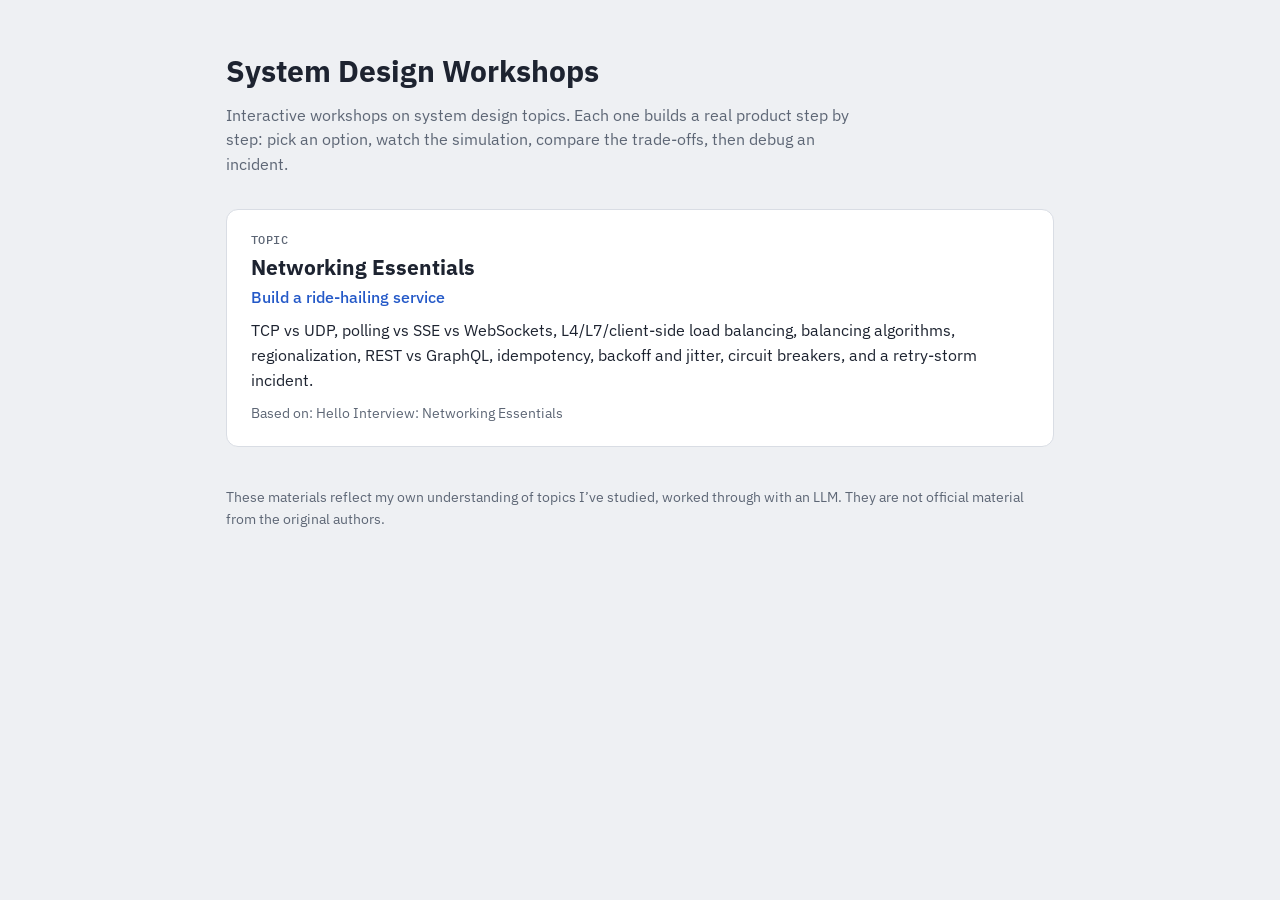
<file: index.html>
<!doctype html>
<html lang="en">
<head>
<meta charset="utf-8">
<meta name="viewport" content="width=device-width, initial-scale=1">
<title>System Design Workshops</title>
<link rel="preconnect" href="https://fonts.googleapis.com">
<link rel="preconnect" href="https://fonts.gstatic.com" crossorigin>
<link href="https://fonts.googleapis.com/css2?family=IBM+Plex+Mono:wght@400;500&family=IBM+Plex+Sans:wght@400;500;600;700&display=swap" rel="stylesheet">
<style>
:root{--bg:#eef0f3;--panel:#fff;--text:#1d2330;--muted:#5d6675;--line:#d9dde4;--blue:#2459c8;
  --sans:"IBM Plex Sans",system-ui,sans-serif;--mono:"IBM Plex Mono",ui-monospace,monospace}
@media (prefers-color-scheme:dark){:root{--bg:#14171c;--panel:#1c2027;--text:#e6e9ef;--muted:#9aa3b2;--line:#2c323c;--blue:#7aa5ff}}
*{box-sizing:border-box}
body{margin:0;background:var(--bg);color:var(--text);font:16px/1.55 var(--sans)}
main{max-width:860px;margin:0 auto;padding:48px 16px}
h1{font-size:30px;margin:0 0 8px}
.lead{color:var(--muted);margin:0 0 32px;max-width:640px}
.card{display:block;background:var(--panel);border:1px solid var(--line);border-radius:12px;padding:22px 24px;margin-bottom:14px;color:inherit;text-decoration:none;transition:border-color .15s}
.card:hover{border-color:var(--blue)}
.card .k{font:500 12px var(--mono);color:var(--muted);text-transform:uppercase;letter-spacing:.04em}
.card h2{margin:4px 0 2px;font-size:21px}
.card .p{color:var(--blue);font-weight:500;margin:0 0 8px}
.card p{margin:0}
.src{margin-top:10px;font-size:14px;color:var(--muted)}
.src a{color:var(--muted)}
footer{margin-top:40px;font-size:14px;color:var(--muted)}
</style>
</head>
<body>
<main>
  <h1>System Design Workshops</h1>
  <p class="lead">Interactive workshops on system design topics. Each one builds a real product step by step: pick an option, watch the simulation, compare the trade-offs, then debug an incident.</p>
  <div id="topics"></div>
  <noscript>Enable JavaScript to see the topics.</noscript>
  <footer>These materials reflect my own understanding of topics I’ve studied, worked through with an LLM. They are not official material from the original authors.</footer>
</main>
<script>
fetch('topics.json',{cache:'no-store'}).then(r=>r.json()).then(list=>{
  const esc=s=>String(s).replace(/[&<>"]/g,c=>({'&':'&amp;','<':'&lt;','>':'&gt;','"':'&quot;'}[c]));
  document.getElementById('topics').innerHTML=list.map(t=>`
    <a class="card" href="topics/${esc(t.slug)}/">
      <div class="k">Topic</div>
      <h2>${esc(t.title)}</h2>
      <p class="p">${esc(t.product)}</p>
      <p>${esc(t.description)}</p>
      ${t.source?`<div class="src">Based on: ${esc(t.source.title)}</div>`:''}
    </a>`).join('');
}).catch(()=>{document.getElementById('topics').textContent='Could not load topics.json. Open this site through a web server (see README).';});
</script>
</body>
</html>
</file>
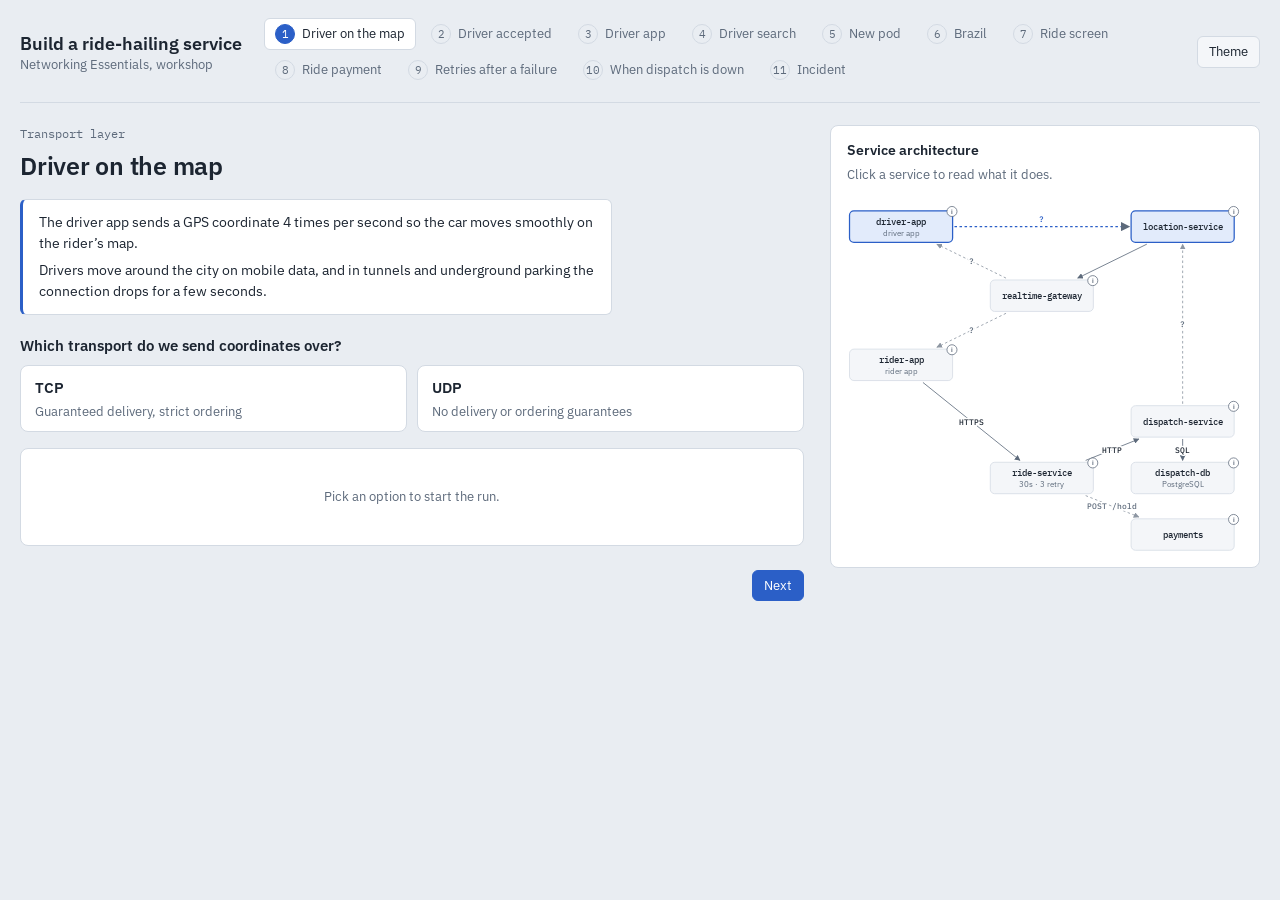
<file: topics/networking-essentials/index.html>
<!doctype html>
<html lang="en">
<head>
<meta charset="utf-8">
<meta name="viewport" content="width=device-width, initial-scale=1">
<title>Build a ride-hailing service</title>
<link rel="preconnect" href="https://fonts.googleapis.com">
<link rel="preconnect" href="https://fonts.gstatic.com" crossorigin>
<link href="https://fonts.googleapis.com/css2?family=IBM+Plex+Mono:wght@400;500;600&family=IBM+Plex+Sans:wght@400;500;600;700&display=swap" rel="stylesheet">
<link rel="stylesheet" href="../../shared/incident.css">
<link rel="stylesheet" href="../../shared/workshop.css">
</head>
<body>
<div id="buildApp" class="b-app">
  <header class="b-head">
    <div class="b-brand"><b>Build a ride-hailing service</b><span>Networking Essentials, workshop</span></div>
    <ol class="b-steps" id="bSteps" aria-label="Steps"></ol>
    <button class="btn" id="bTheme">Theme</button>
  </header>

  <div class="b-grid">
    <div class="b-col">

      <section class="b-step" data-step="1">
        <p class="b-kicker">Transport layer</p>
        <h2>Driver on the map</h2>
        <div class="b-req">
          <p>The driver app sends a GPS coordinate 4 times per second so the car moves smoothly on the rider’s map.</p>
          <p>Drivers move around the city on mobile data, and in tunnels and underground parking the connection drops for a few seconds.</p>
        </div>
        <p class="b-q">Which transport do we send coordinates over?</p>
        <div class="b-opts" id="t1Opts">
          <button class="b-opt" data-v="tcp" aria-pressed="false"><b>TCP</b><span>Guaranteed delivery, strict ordering</span></button>
          <button class="b-opt" data-v="udp" aria-pressed="false"><b>UDP</b><span>No delivery or ordering guarantees</span></button>
        </div>
        <div class="b-sim">
          <div class="b-empty" id="t1Empty">Pick an option to start the run.</div>
          <div id="t1Body" hidden>
            <div class="b-row">
              <button class="btn" id="t1Tunnel">Drive into a tunnel for 4 s</button>
            </div>
            <canvas class="b-map" id="t1Map" aria-label="Map with the car"></canvas>
            <div class="b-cap"><span><i class="ring"></i>where the car really is</span><span><i class="bdot" style="background:var(--blue)"></i>what the rider sees</span><span><i class="bdot" style="background:var(--muted);opacity:.5"></i>received coordinates</span></div>
            <div class="b-stats">
              <div class="b-stat"><span>Current lag</span><b id="t1Now">0 s</b></div>
              <div class="b-stat"><span>Map recovered after the tunnel</span><b id="t1Rec">not yet</b><small>from exit to a fresh position</small></div>
              <div class="b-stat"><span>Coordinates lost</span><b id="t1Lost">0</b></div>
            </div>
            <button class="btn" id="t1TakeBtn" style="margin-top:14px">Show takeaway</button>
            <div class="b-take" id="t1Take" hidden>
              <p>While the network is stable, TCP and UDP behave the same. The difference shows up when packets are lost in bursts.</p>
              <p>TCP delivers everything, in order. After the tunnel it spends a few more seconds catching up on old coordinates: retransmission waits with doubling pauses (1 s, 2 s, 4 s), and fresh points queue up behind them. This is head-of-line blocking.</p>
              <p>UDP shows the first fresh point right after the tunnel, and whatever was missed is simply gone. For coordinates that’s fine: nobody needs the car’s old position anymore.</p>
              <p>Takeaway: pick the transport for the type of data. A stream where only the latest point matters can go without delivery guarantees. Data you can’t lose needs a reliable transport.</p>
              <div class="b-real">
                <h4>How it’s done in practice: Uber</h4>
                <p>Uber measured that ~3.5% of packets on mobile networks are retransmitted, and the p99 TCP retransmission delay reached 28 s. They didn’t switch to “raw” UDP; instead they moved their apps to QUIC: a reliable transport on top of UDP without blocking on someone else’s loss. Tail latency dropped by 10–30%.</p>
                <a href="https://www.uber.com/blog/employing-quic-protocol/" target="_blank" rel="noopener">Uber Engineering: Employing QUIC Protocol to Optimize Uber's App Performance</a>
              </div>
            </div>
          </div>
        </div>
      </section>

      <section class="b-step" data-step="2" hidden>
        <p class="b-kicker">Application layer</p>
        <h2>Driver accepted the request</h2>
        <div class="b-req">
          <p>The rider requested a ride and is looking at the “Finding a driver” screen. As soon as a driver accepts, the screen must update by itself, then show “driver on the way” and “driver has arrived”.</p>
          <p>Up to 100,000 riders are waiting for updates at the same time.</p>
        </div>
        <p class="b-q">How does the rider’s phone learn about the new status?</p>
        <div class="b-opts" id="t2Opts">
          <button class="b-opt" data-v="poll" aria-pressed="false"><b>Polling</b><span>The phone asks every N seconds</span></button>
          <button class="b-opt" data-v="sse" aria-pressed="false"><b>SSE</b><span>The server pushes over an open connection</span></button>
          <button class="b-opt" data-v="ws" aria-pressed="false"><b>WebSockets</b><span>An open channel in both directions</span></button>
        </div>
        <div class="b-sim">
          <div class="b-empty" id="t2Empty">Pick an option to start the run.</div>
          <div id="t2Body" hidden>
            <div class="b-row" id="t2IntBox">
              <div class="b-ctl"><span class="b-lbl">Ask every</span>
                <span class="b-seg" id="t2Int"><button data-v="1">1 s</button><button data-v="3" aria-pressed="true">3 s</button><button data-v="10">10 s</button></span></div>
            </div>
            <canvas class="b-flow" id="t2Flow" aria-label="Exchange between the phone and the server"></canvas>
            <p class="small" style="margin:6px 0 0">Time is sped up: the status changes every few seconds.</p>
            <div class="b-stats" id="t2Stats"></div>
            <p class="b-q" style="margin-top:18px">Comparison for 100,000 riders</p>
            <div class="scroll"><table class="b-cmp" id="t2Cmp"></table></div>
            <button class="btn" id="t2TakeBtn" style="margin-top:14px">Show takeaway</button>
            <div class="b-take" id="t2Take" hidden>
              <p><b>Polling</b> is the simplest and holds no connections, but pays for it in load and traffic: almost every request returns “no change”, and the rider sees the change up to one interval late. Asking more often means even more load.</p>
              <p><b>SSE</b> sends data only when something changes, so there are no API requests and hundreds of times less traffic. The cost: the server holds 100,000 open connections. But it’s plain HTTP, and the browser reconnects on its own.</p>
              <p><b>WebSockets</b> give the same result as SSE here but take more work: a separate protocol, load balancer support, your own heartbeat and reconnects. The second direction of the channel isn’t needed for status, so it’s extra complexity.</p>
              <div class="b-real">
                <h4>How it’s done in practice: Uber and Shopify</h4>
                <p><b>Uber.</b> At one point ~80% of requests to their API gateway were polling. They moved to push over SSE and grew to 1.5M concurrent connections.</p>
                <a href="https://www.uber.com/blog/real-time-push-platform/" target="_blank" rel="noopener">Uber Engineering: Uber's Real-Time Push Platform</a>
                <p><b>Shopify.</b> Replaced polling (data showed up after 10 s at best) with SSE, and data started arriving in milliseconds.</p>
                <a href="https://shopify.engineering/server-sent-events-data-streaming" target="_blank" rel="noopener">Shopify Engineering: Using Server Sent Events to Simplify Real-time Streaming at Scale</a>
              </div>
            </div>
          </div>
        </div>
      </section>

      <section class="b-step" data-step="3" hidden>
        <p class="b-kicker">Application layer</p>
        <h2>Driver app</h2>
        <div class="b-req">
          <p>The driver app talks to the server constantly in both directions. The driver sends a position every 4 seconds. The server sends the driver new ride requests that must be accepted within 15 seconds, plus cancellations and route changes.</p>
          <p>30,000 drivers are online. The server also needs to know which of them are connected right now, so it doesn’t offer a request to someone who closed the app.</p>
        </div>
        <p class="b-q">How do we connect the driver app to the server?</p>
        <div class="b-opts" id="t3Opts">
          <button class="b-opt" data-v="pollpost" aria-pressed="false"><b>Polling + POST</b><span>Position via requests, poll for ride requests every 5 s</span></button>
          <button class="b-opt" data-v="ssepost" aria-pressed="false"><b>SSE + POST</b><span>Ride requests over SSE, position as separate requests</span></button>
          <button class="b-opt" data-v="ws" aria-pressed="false"><b>WebSocket</b><span>Everything in one two-way channel</span></button>
        </div>
        <div class="b-sim">
          <div class="b-empty" id="t3Empty">Pick an option to start the run.</div>
          <div id="t3Body" hidden>
            <canvas class="b-flow" id="t3Flow" aria-label="Exchange between the driver app and the server"></canvas>
            <p class="small" style="margin:6px 0 0">Time is sped up.</p>
            <div class="b-stats" id="t3Stats"></div>
            <p class="b-q" style="margin-top:18px">Comparison for 30,000 drivers</p>
            <div class="scroll"><table class="b-cmp" id="t3Cmp"></table></div>
            <button class="btn" id="t3TakeBtn" style="margin-top:14px">Show takeaway</button>
            <div class="b-take" id="t3Take" hidden>
              <p>This is the textbook case for WebSocket: the exchange is <b>frequent</b>, <b>constant</b> and <b>two-way</b>.</p>
              <p><b>Polling + POST</b> is the simplest but makes the most requests, and a ride request waits for the next poll, so some offers expire.</p>
              <p><b>SSE + POST</b> delivers ride requests right away, but every driver position is still a separate HTTP request with headers and auth: thousands of requests per second.</p>
              <p><b>WebSocket</b> carries both streams over one connection, and thanks to heartbeat the server sees within seconds that a driver is gone. The cost: a separate protocol, load balancer support and your own reconnects.</p>
              <p>But if the client sends rarely (the ride status in the previous step), WebSocket adds nothing, and SSE is simpler.</p>
              <div class="b-real">
                <h4>How it’s done in practice: LinkedIn, Slack and Uber</h4>
                <p><b>LinkedIn</b> built its messenger on SSE because it passes through any network as plain HTTP.</p>
                <a href="https://engineering.linkedin.com/blog/2016/10/instant-messaging-at-linkedin--scaling-to-hundreds-of-thousands-" target="_blank" rel="noopener">LinkedIn Engineering: Instant Messaging at LinkedIn</a>
                <p><b>Slack</b> sends the messages themselves through a regular API, and “typing…” over WebSocket.</p>
                <a href="https://slack.engineering/real-time-messaging/" target="_blank" rel="noopener">Slack Engineering: Real-time Messaging</a>
                <p><b>Uber</b> hit the one-way limit of SSE: delivery acks had to be sent separately every 30 s, which was critical for driver offers. So they built the next generation of push on a bidirectional gRPC stream.</p>
                <a href="https://www.uber.com/blog/ubers-next-gen-push-platform-on-grpc/" target="_blank" rel="noopener">Uber Engineering: Uber's Next Gen Push Platform on gRPC</a>
              </div>
            </div>
          </div>
        </div>
      </section>

      <section class="b-step" data-step="4" hidden>
        <p class="b-kicker">Load balancing</p>
        <h2>Finding nearby drivers</h2>
        <div class="b-req">
          <p>For every ride request, dispatch-service asks location-service which drivers are nearby. The services talk over gRPC: HTTP/2, where many requests fly inside one long-lived TCP connection.</p>
          <p>dispatch-service has 3 pods, location-service has 4. Each dispatch pod generates load that takes ~80% of one location pod.</p>
        </div>
        <p class="b-q">How do we spread requests across location-service pods?</p>
        <div class="b-opts" id="t5Opts">
          <button class="b-opt" data-v="l4" aria-pressed="false"><b>L4</b><span>Plain Kubernetes Service</span></button>
          <button class="b-opt" data-v="l7" aria-pressed="false"><b>L7 proxy</b><span>A proxy that parses HTTP/2, e.g. Envoy</span></button>
          <button class="b-opt" data-v="client" aria-pressed="false"><b>Client-side</b><span>dispatch knows all pods and picks itself</span></button>
        </div>
        <div class="b-sim">
          <div class="b-empty" id="t5Empty">Pick an option to start the run.</div>
          <div id="t5Body" hidden>
            <canvas class="b-lb" id="t5Flow" aria-label="Request distribution across pods"></canvas>
            <div class="b-stats" id="t5Stats"></div>
            <p class="b-q" style="margin-top:18px">Comparison</p>
            <div class="scroll"><table class="b-cmp" id="t5Cmp"></table></div>
            <button class="btn" id="t5TakeBtn" style="margin-top:14px">Show takeaway</button>
            <div class="b-take" id="t5Take" hidden>
              <p><b>L4</b> balances connections, not requests. gRPC holds one long connection, so all traffic from a dispatch pod lands on one location pod. Some are overloaded, some sit idle, and new pods after scaling get nothing until connections are reopened.</p>
              <p><b>L7 proxy</b> balances each request separately and sees new pods right away. The cost: one more hop and one more component to keep alive.</p>
              <p><b>Client-side</b> balances each request without an extra hop, and the article directly recommends it for internal microservices: it’s built into gRPC. The cost: the client has to learn about new pods, and that happens with a delay.</p>
              <p>And the other way around: for WebSocket connections from phones, L4 is a good fit, because one connection is one session.</p>
              <div class="b-real">
                <h4>How it’s done in practice: Kubernetes and gRPC</h4>
                <p>A classic story from the Kubernetes blog: a gRPC app with several pods, but CPU is busy on only one. Same cause: kube-proxy balances connections, and HTTP/2 keeps one connection open for a long time.</p>
                <a href="https://kubernetes.io/blog/2018/11/07/grpc-load-balancing-on-kubernetes-without-tears/" target="_blank" rel="noopener">Kubernetes Blog: gRPC Load Balancing on Kubernetes without Tears</a>
              </div>
            </div>
          </div>
        </div>
      </section>

      <section class="b-step" data-step="5" hidden>
        <p class="b-kicker">Load balancing algorithms</p>
        <h2>New gateway pod</h2>
        <div class="b-req">
          <p>realtime-gateway holds riders’ open SSE connections: 100,000 connections on 4 pods, 25,000 each. Riders come and go all the time; every minute ~2% of connections close and reopen.</p>
          <p>Morning peak: the autoscaler added a fifth pod. It’s empty. A pod holds at most 40,000 connections.</p>
          <p>40% of riders use one mobile carrier that routes thousands of phones through a few shared IP addresses (carrier-grade NAT).</p>
        </div>
        <p class="b-q">How does the load balancer pick a pod for a new connection?</p>
        <div class="b-opts" id="tAOpts">
          <button class="b-opt" data-v="rr" aria-pressed="false"><b>Round robin</b><span>Each pod in turn</span></button>
          <button class="b-opt" data-v="lc" aria-pressed="false"><b>Least connections</b><span>To the pod with the fewest connections</span></button>
          <button class="b-opt" data-v="iph" aria-pressed="false"><b>IP hash</b><span>The client’s IP address decides the pod</span></button>
        </div>
        <div class="b-sim">
          <div class="b-empty" id="tAEmpty">Pick an option to start the run.</div>
          <div id="tABody" hidden>
            <p class="small" style="margin:0 0 10px" id="tAClock"></p>
            <p class="b-scale" id="tAFlow" style="margin:0 0 10px"></p>
            <div class="b-pods" id="tAPods"></div>
            <div class="b-stats" id="tAStats"></div>
            <p class="b-scale" id="tANote"></p>
            <p class="b-q" style="margin-top:18px">Comparison</p>
            <div class="scroll"><table class="b-cmp" id="tACmp"></table></div>
            <button class="btn" id="tATakeBtn" style="margin-top:14px">Show takeaway</button>
            <div class="b-take" id="tATake" hidden>
              <p><b>Round robin</b> counts only new connections and ignores how many a pod already holds. For short requests that doesn’t matter, but with long-lived connections the new pod stays underloaded for hours.</p>
              <p><b>Least connections</b> looks at current load and sends new connections to the least busy pod. For long sessions this is the best choice.</p>
              <p><b>IP hash</b> pins a client to a pod by IP address, which gives sticky sessions without cookies. But thousands of phones can hide behind one IP address, and when switching from Wi-Fi to mobile data the IP changes and the pinning is lost.</p>
              <div class="b-real">
                <h4>What load balancer builders say: HAProxy</h4>
                <p>The HAProxy docs recommend leastconn exactly where sessions are very long, and say outright that it fits short HTTP requests poorly. And the HAProxy blog warns that many clients can hide behind one IP address, a client can change IP mid-session, and adding or losing a server with IP hash reshuffles all clients to other servers.</p>
                <a href="https://docs.haproxy.org/2.8/configuration.html#4.2-balance" target="_blank" rel="noopener">HAProxy Configuration Manual: balance</a>
                <a href="https://www.haproxy.com/blog/client-ip-persistence-or-source-ip-hash-load-balancing" target="_blank" rel="noopener">HAProxy Blog: Client IP persistence or source IP hash load balancing?</a>
              </div>
            </div>
          </div>
        </div>
      </section>

      <section class="b-step" data-step="6" hidden>
        <p class="b-kicker">Regionalization and latency</p>
        <h2>Launch in Brazil</h2>
        <div class="b-req">
          <p>Until now we ran in Europe, and all servers are in Frankfurt. Now we’re launching in São Paulo: that’s ~9,800 km away.</p>
          <p>Light in fiber travels at ~200,000 km/s, so physics alone gives ~100 ms round trip. Real routes give ~190 ms.</p>
        </div>
        <p class="b-q">How do we serve riders in Brazil?</p>
        <div class="b-opts" id="t6Opts">
          <button class="b-opt" data-v="one" aria-pressed="false"><b>Everything in Frankfurt</b><span>One region for everyone</span></button>
          <button class="b-opt" data-v="cdn" aria-pressed="false"><b>Frankfurt + CDN</b><span>Nearby edge servers serve static content</span></button>
          <button class="b-opt" data-v="region" aria-pressed="false"><b>Region in São Paulo</b><span>Own services and own DB for Brazil</span></button>
        </div>
        <div class="b-sim">
          <div class="b-empty" id="t6Empty">Pick an option to see a São Paulo rider’s latency.</div>
          <div id="t6Body" hidden>
            <div class="b-bars" id="t6Bars"></div>
            <div class="b-cap" id="t6Legend"></div>
            <button class="btn" id="t6TakeBtn" style="margin-top:14px">Show takeaway</button>
            <div class="b-take" id="t6Take" hidden>
              <p>Distance latency can’t be removed by optimizing code, physics sets it. You can only move the data closer to the user.</p>
              <p><b>CDN</b> speeds up only what can be cached: map tiles, fares, images. The ride request still flies to Frankfurt.</p>
              <p><b>Regional partitioning</b> works because rides are local by nature: a rider in São Paulo never needs a driver from Berlin. Services and DBs live close to the user. The cost: global tasks, like a report across all countries, get harder and go through async replication between regions.</p>
              <div class="b-real">
                <h4>How it’s done in practice: Uber and Slack</h4>
                <p>The article we read uses Uber as its example of regional partitioning: cities are grouped into regions with their own DB and services nearby. Slack connects the client to the nearest edge region, and when a region fails it moves users to a neighboring one.</p>
                <a href="https://slack.engineering/real-time-messaging/" target="_blank" rel="noopener">Slack Engineering: Real-time Messaging</a>
              </div>
            </div>
          </div>
        </div>
      </section>

      <section class="b-step" data-step="7" hidden>
        <p class="b-kicker">REST vs GraphQL</p>
        <h2>Ride screen</h2>
        <div class="b-req">
          <p>During the ride the rider sees one screen: status, driver (name, rating), car (model, plate), arrival time and price. The data lives in different services: rides, drivers, cars, ETA.</p>
          <p id="t8Rtt"></p>
        </div>
        <p class="b-q">How does the mobile app get the data for the screen?</p>
        <div class="b-opts" id="t8Opts">
          <button class="b-opt" data-v="rest" aria-pressed="false"><b>REST</b><span>A separate resource per entity</span></button>
          <button class="b-opt" data-v="bff" aria-pressed="false"><b>Screen-specific REST (BFF)</b><span>The backend builds a dedicated endpoint for this screen</span></button>
          <button class="b-opt" data-v="gql" aria-pressed="false"><b>GraphQL</b><span>The client describes which fields it needs</span></button>
        </div>
        <div class="b-sim">
          <div class="b-empty" id="t8Empty">Pick an option to see how the screen loads.</div>
          <div id="t8Body" hidden>
            <div class="b-wf" id="t8Wf"></div>
            <div class="b-stats" id="t8Stats"></div>

            <p class="b-q" style="margin-top:18px">Comparison</p>
            <div class="scroll"><table class="b-cmp" id="t8Cmp"></table></div>
            <button class="btn" id="t8TakeBtn" style="margin-top:14px">Show takeaway</button>
            <div class="b-take" id="t8Take" hidden>
              <p><b>REST</b> is simple and caches well by URL, but a screen built from several resources needs several sequential requests. On a distant network each one costs a full RTT. On top of that, each resource returns all its fields, while the screen needs only a few.</p>
              <p><b>Screen-specific REST</b> (also called BFF, backend for frontend) gives one request, but the backend writes and maintains an endpoint for every screen and every change to it.</p>
              <p><b>GraphQL</b> gives one request with exactly the needed fields, and the frontend changes the screen without the backend. The cost: CDN caching is harder, and the server gets new problems, like N+1 queries in resolvers and query complexity limits.</p>
              <p>The article recommends REST by default, and GraphQL when the frontend needs flexibility and per-screen requests become a burden.</p>
              <div class="b-real">
                <h4>How it’s done in practice: GitHub</h4>
                <p>Facebook created GraphQL. In 2016 GitHub announced its public API on it, because REST accounted for over 60% of requests to their DB, and one full representation often took 2–3 calls.</p>
                <a href="https://github.blog/2016-09-14-the-github-graphql-api/" target="_blank" rel="noopener">GitHub Blog: The GitHub GraphQL API</a>
              </div>
            </div>
          </div>
        </div>
      </section>

      <section class="b-step" data-step="8" hidden>
        <p class="b-kicker">Retries and idempotency</p>
        <h2>Ride payment</h2>
        <div class="b-req">
          <p>When the rider taps “Request ride”, ride-service asks payments to hold the ride cost on the card: <code>POST /payments/hold</code>, 250 UAH. After the ride, this money is charged.</p>
          <p>The mobile network is unstable. Sometimes payments manages to hold the money, but the response is lost on the way, and ride-service doesn’t know whether it went through.</p>
        </div>
        <p class="b-q">What does ride-service do if no response comes back?</p>
        <div class="b-opts" id="t9Opts">
          <button class="b-opt" data-v="noretry" aria-pressed="false"><b>Don’t retry</b><span>Show the rider an error</span></button>
          <button class="b-opt" data-v="retry" aria-pressed="false"><b>Retry the request</b><span>The same POST again</span></button>
          <button class="b-opt" data-v="idem" aria-pressed="false"><b>Retry with a key</b><span>POST with Idempotency-Key</span></button>
        </div>
        <div class="b-sim">
          <div class="b-empty" id="t9Empty">Pick an option to start the run.</div>
          <div id="t9Body" hidden>
            <canvas class="b-flow" id="t9Flow" aria-label="Exchange between ride-service and payments"></canvas>
            <div class="b-stats" id="t9Stats"></div>
            <p class="b-q" style="margin-top:18px">Comparison</p>
            <div class="scroll"><table class="b-cmp" id="t9Cmp"></table></div>
            <button class="btn" id="t9TakeBtn" style="margin-top:14px">Show takeaway</button>
            <div class="b-take" id="t9Take" hidden>
              <p>When the response is lost, the client doesn’t know whether the request ran. It may not have arrived, may have failed midway, or may have succeeded.</p>
              <p><b>Don’t retry</b> is safe for money, but the rider sees an error even though the funds are already held, and requests again on their own.</p>
              <p><b>Retry the request</b> is fine for reads (GET) and for operations that give the same result when repeated. For holding money it means a double hold.</p>
              <p><b>Retry with a key</b>: the client generates a unique key for the operation and sends it with every attempt. The server stores the result of the first execution and returns it on a retry with the same key, doing nothing a second time. Retries become safe.</p>
              <div class="b-real">
                <h4>How it’s done in practice: Stripe</h4>
                <p>Stripe describes the same three cases: the request didn’t arrive, failed midway, or succeeded but the response was lost. For POST requests the client sends an Idempotency-Key header, and on a retry the server returns the stored result of the first attempt. Along with this, Stripe recommends exponential backoff and jitter so retries don’t finish off the server, and that’s exactly what we’ll see in the incident.</p>
                <a href="https://stripe.com/blog/idempotency" target="_blank" rel="noopener">Stripe Blog: Designing robust and predictable APIs with idempotency</a>
              </div>
            </div>
          </div>
        </div>
      </section>

      <section class="b-step" data-step="9" hidden>
        <p class="b-kicker">Retries: backoff and jitter</p>
        <h2>Retries after a failure</h2>
        <div class="b-req">
          <p>During a deploy, dispatch-service stopped responding for 5 seconds. In that time 3,000 ride requests failed with an error, and ride-service retries them.</p>
          <p>On top of normal traffic, dispatch can handle 1,000 extra requests per second. If more arrive, it gets overloaded and handles even fewer.</p>
        </div>
        <p class="b-q">When does ride-service retry a request?</p>
        <div class="b-opts" id="tBOpts">
          <button class="b-opt" data-v="fixed" aria-pressed="false"><b>Every second</b><span>Fixed 1 s pause</span></button>
          <button class="b-opt" data-v="exp" aria-pressed="false"><b>Exponential backoff</b><span>Pause grows: 1, 2, 4, 8 s, then 8 s each</span></button>
          <button class="b-opt" data-v="jit" aria-pressed="false"><b>Backoff + jitter</b><span>Random pause from 0 up to 2, 4, 8 s, then up to 8 s</span></button>
        </div>
        <div class="b-sim">
          <div class="b-empty" id="tBEmpty">Pick an option to see how retries arrive.</div>
          <div id="tBBody" hidden>
            <canvas class="b-chart" id="tBChart" aria-label="Retry requests to dispatch per second"></canvas>
            <div class="b-cap"><span><i style="background:var(--blue)"></i>retry requests to dispatch per second</span><span><i style="background:var(--green)"></i>dispatch handles 1 000/s</span></div>
            <div class="b-stats" id="tBStats"></div>
            <p class="b-q" style="margin-top:18px">Comparison</p>
            <div class="scroll"><table class="b-cmp" id="tBCmp"></table></div>
            <button class="btn" id="tBTakeBtn" style="margin-top:14px">Show takeaway</button>
            <div class="b-take" id="tBTake" hidden>
              <p><b>Fixed pause</b> sends all retries at once, in waves. Each wave overloads dispatch, most requests fail again and come back in the next wave.</p>
              <p><b>Exponential backoff</b> cuts the number of attempts but doesn’t remove the waves: everyone who failed together retries together, just less often. Each wave still overloads dispatch, and the gaps between waves grow, so recovery is the slowest.</p>
              <p><b>Backoff + jitter</b> adds randomness, and retries spread out over time. For the first ~2 seconds dispatch is still overloaded, but briefly and mildly, and the overload fades fast. Recovery is the fastest, with the fewest wasted requests.</p>
              <p>Why 9 s and not ~5, if there are 5.3k requests and dispatch handles 1 000/s? An overloaded dispatch handles less than its normal rate, so in the first seconds some requests fail. Those that failed wait a random pause, so in the tail dispatch sits idle part of the time.</p>
              <div class="b-real">
                <h4>How it’s done in practice: Amazon</h4>
                <p>Amazon calls retries “selfish”: a client uses more server resources to raise its own chances. Plain backoff doesn’t help, because everyone who failed together also retries together, so jitter is added on top. Also, retry at only one layer: five layers with three retries each can multiply load on the database by 243.</p>
                <a href="https://aws.amazon.com/builders-library/timeouts-retries-and-backoff-with-jitter/" target="_blank" rel="noopener">AWS Builders' Library: Timeouts, retries and backoff with jitter</a>
              </div>
            </div>
          </div>
        </div>
      </section>

      <section class="b-step" data-step="10" hidden>
        <p class="b-kicker">Circuit breaker</p>
        <h2>When dispatch is down</h2>
        <div class="b-req">
          <p>dispatch-service is fully down for 30 seconds: from second 10 to second 40. During that time ride-service gets 800 ride requests per second, and each call to dispatch hangs until the 2-second timeout, then fails.</p>
          <p>After going down, dispatch needs ~5 seconds to warm up. If all traffic hits it at once, warm-up takes longer.</p>
        </div>
        <p class="b-q">What does ride-service do when dispatch stops responding en masse?</p>
        <div class="b-opts" id="tCOpts">
          <button class="b-opt" data-v="none" aria-pressed="false"><b>Nothing</b><span>Every request goes to dispatch and waits for the timeout</span></button>
          <button class="b-opt" data-v="cb" aria-pressed="false"><b>Circuit breaker</b><span>After a series of errors, stop calling dispatch</span></button>
          <button class="b-opt" data-v="cbq" aria-pressed="false"><b>Circuit breaker + fallback</b><span>The request is queued, the rider sees “Finding a driver”</span></button>
        </div>
        <div class="b-sim">
          <div class="b-empty" id="tCEmpty">Pick an option to see ninety seconds with an outage.</div>
          <div id="tCBody" hidden>
            <canvas class="b-chart" id="tCChart" style="height:210px" aria-label="Requests to dispatch during the outage"></canvas>
            <div class="b-cap"><span><i style="background:var(--blue)"></i>requests to dispatch per second</span><span><i style="background:var(--red);opacity:.35;height:10px"></i>dispatch is down</span><span><i style="background:var(--amber);opacity:.3;height:10px"></i>dispatch warming up</span><span id="tCQLeg" hidden><i style="background:var(--amber);height:10px"></i>requests from the queue</span><span id="tCLeg">top strip, breaker state: <b class="s-ok">CLOSED</b>, <b class="s-bad">OPEN</b>, <b class="s-warn">HALF-OPEN</b></span></div>
            <div class="b-stats" id="tCStats"></div>
            <p class="b-scale" id="tCNote"></p>
            <p class="b-q" style="margin-top:18px">Comparison</p>
            <div class="scroll"><table class="b-cmp" id="tCCmp"></table></div>
            <button class="btn" id="tCTakeBtn" style="margin-top:14px">Show takeaway</button>
            <div class="b-take" id="tCTake" hidden>
              <p><b>Without a breaker</b> ride-service keeps hammering a dead dispatch: every rider waits 2 seconds just to get an error, and hanging requests eat ride-service memory and threads. When dispatch comes back, all traffic hits it at once, and warm-up takes longer.</p>
              <p><b>Circuit breaker</b> “opens” (OPEN) after a series of errors and fails fast without calling dispatch. Every few seconds it lets probe requests through (HALF-OPEN), and when a probe succeeds it “closes” again (CLOSED) and lets all traffic through at once. While dispatch is warming up, only probe requests reach it, with no flood of retries or hanging requests. Full traffic returns once it’s ready. If you need a gradual return, you add it separately (ramp-up).</p>
              <p><b>Fallback</b> decides what the rider sees while the breaker is open. Instead of an error, the request is queued and the rider sees “Finding a driver”. When dispatch comes back, the queue drains on top of normal traffic, which creates a load spike. So the queue is capped in size and drain rate, and stale requests (the rider already left) are dropped.</p>
              <div class="b-real">
                <h4>How it’s done in practice: Martin Fowler and Amazon</h4>
                <p>Fowler describes exactly this problem: a remote call hangs until the timeout, and when there are many such calls the client runs out of resources and the failure cascades further. As a fallback he suggests, for example, queuing the request for later or showing stale but acceptable data, and logging and alerting on every breaker trip.</p>
                <a href="https://martinfowler.com/bliki/CircuitBreaker.html" target="_blank" rel="noopener">Martin Fowler: CircuitBreaker</a>
                <p>Amazon instead limits retries locally with a token bucket and writes that a circuit breaker adds modal behavior that makes testing harder and can slow down recovery. So it’s a tool with trade-offs, not a mandatory layer.</p>
                <a href="https://aws.amazon.com/builders-library/timeouts-retries-and-backoff-with-jitter/" target="_blank" rel="noopener">AWS Builders' Library: Timeouts, retries and backoff with jitter</a>
              </div>
            </div>
          </div>
        </div>
      </section>

      <div class="b-nav">
        <button class="btn" id="bPrev">Back</button>
        <button class="btn primary" id="bNext">Next</button>
      </div>
    </div>

    <div class="b-side">
      <div class="b-archcard">
        <h3>Service architecture</h3>
        <p class="b-archhint">Click a service to read what it does.</p>
        <svg id="bArch" viewBox="0 -10 630 575" aria-label="Ride-hailing services diagram"></svg>
        <div class="b-info" id="bInfo" hidden></div>
      </div>
    </div>
  </div>
</div>


<div id="incidentApp" hidden>


<header class="top">
  <span class="crumb">context <b>prod-eu-west</b> / namespace <b>rides</b></span>
  <span class="clock" id="clock">14:12:00</span>
  <div class="ctrls">
    <button class="btn" id="btnArch">Architecture</button>
    <button class="btn" id="btnPause">Pause</button>
    <button class="btn" id="btnSpeed">Speed 1×</button>
    <button class="btn" id="btnTheme" aria-label="Toggle theme">Theme</button>
    <button class="btn danger" id="btnReset">Start over</button>
  </div>
</header>

<div class="alert" id="alert" role="status">
  <span class="dot"></span>
  <span class="state" id="alState">FIRING</span>
  <div>
    <div class="name">RideServiceHighErrorRate</div>
    <div class="desc" id="alDesc">ride-service 5xx rate above 5% for 10m. Riders cannot request rides.</div>
  </div>
  <span class="val" id="alVal">0%</span>
</div>

<div class="shell">
  <nav aria-label="Resources">
    <h3>Workloads</h3>
    <button data-v="pods">Pods <span class="badge" id="bPods">0</span></button>
    <button data-v="db">dispatch-db</button>
    <h3>Observability</h3>
    <button data-v="metrics">Metrics</button>
    <button data-v="logs">Logs</button>
    <button data-v="events">Events <span class="badge" id="bEv">0</span></button>
    <h3>Configuration</h3>
    <button data-v="config">ride-service-config</button>
  </nav>
  <main id="main"></main>
  <aside>
    <h3>Incident timeline</h3>
    <ul class="tl" id="tl"></ul>
    <div>
      <button class="btn" id="btnHint">Hint</button>
      <div class="hint" id="hint" hidden style="margin-top:8px"></div>
    </div>
    <div class="card" style="margin:0">
      <h4>Now</h4>
      <div class="kv" id="now"></div>
    </div>
  </aside>
</div>

<div class="ov" id="brief">
  <div class="modal" role="dialog" aria-labelledby="bt">
    <h2 id="bt">Six months later</h2>
    <div class="pager">PagerDuty: [FIRING] RideServiceHighErrorRate, prod-eu-west/rides, since 14:02</div>
    <p>Tuesday, 14:12. Riders haven’t been able to request a ride for ten minutes. Support is flooded with tickets, drivers are idle with no requests.</p>
    <p>In front of you is the cluster console: pods, metrics, logs, events, service config and the database. Find the cause and stop the incident.</p>
    <div class="foot"><button class="btn primary" id="btnStart">Take the incident</button></div>
  </div>
</div>

<div class="ov" id="report" hidden>
  <div class="modal" role="dialog" aria-labelledby="rt">
    <h2 id="rt">Incident closed</h2>
    <p id="rSum"></p>
    <ul id="rList"></ul>
    <div class="foot">
      <button class="btn primary" id="btnClose">Keep watching</button>
      <button class="btn" id="btnAgain">Start over</button>
    </div>
  </div>
</div>


</div>
<script src="../../shared/engine.js"></script>
<script src="incident.js"></script>
<script src="workshop.js"></script>
<script src="../../shared/content.js"></script>
</body>
</html>
</file>
<file: shared/incident.css>
:root{
  --bg:#E9EDF2; --panel:#FFFFFF; --panel-2:#F4F6F9; --line:#D3DAE3; --text:#1C2531; --muted:#5D6A7B;
  --red:#C9343D; --red-bg:#FBE6E7; --amber:#A86A12; --amber-bg:#FBF0DC; --green:#1F8A57; --green-bg:#DFF3E8;
  --blue:#2B5FC7; --blue-bg:#E2EBFB; --chart-grid:#E3E8EE; --focus:#2B5FC7;
  --sans:"IBM Plex Sans",system-ui,-apple-system,"Segoe UI",Roboto,sans-serif;
  --mono:"IBM Plex Mono",ui-monospace,SFMono-Regular,Menlo,Consolas,monospace;
  box-sizing:border-box; padding-top:env(safe-area-inset-top,0px); padding-bottom:env(safe-area-inset-bottom,0px);
}
@media (prefers-color-scheme:dark){
  :root:not([data-theme="light"]){
    --bg:#151C26; --panel:#1D2633; --panel-2:#232E3D; --line:#304055; --text:#DCE4EE; --muted:#8C9AAD;
    --red:#F0626A; --red-bg:#3A1F27; --amber:#F2B64A; --amber-bg:#3A3020; --green:#4CC48B; --green-bg:#18352A;
    --blue:#82A9FF; --blue-bg:#1F2D47; --chart-grid:#26324233; --focus:#82A9FF;
  }
}
:root[data-theme="dark"]{
  --bg:#151C26; --panel:#1D2633; --panel-2:#232E3D; --line:#304055; --text:#DCE4EE; --muted:#8C9AAD;
  --red:#F0626A; --red-bg:#3A1F27; --amber:#F2B64A; --amber-bg:#3A3020; --green:#4CC48B; --green-bg:#18352A;
  --blue:#82A9FF; --blue-bg:#1F2D47; --chart-grid:#2A3647; --focus:#82A9FF;
}
*,*::before,*::after{box-sizing:inherit}
html{height:100%;scroll-padding-top:env(safe-area-inset-top,0px)}
body{margin:0;min-height:100%;background:var(--bg);color:var(--text);font:14px/1.5 var(--sans);-webkit-font-smoothing:antialiased}
button,input,select{font:inherit;color:inherit}
:focus-visible{outline:2px solid var(--focus);outline-offset:2px}
.mono{font-family:var(--mono)}

/* top bar */
.top{display:flex;align-items:center;gap:16px;padding:10px 18px;background:var(--panel);border-bottom:1px solid var(--line);flex-wrap:wrap}
.crumb{font-family:var(--mono);font-size:13px;color:var(--muted)}
.crumb b{color:var(--text);font-weight:500}
.clock{font-family:var(--mono);font-size:15px;font-weight:600;letter-spacing:.02em}
.ctrls{margin-left:auto;display:flex;gap:6px;align-items:center}
.btn{border:1px solid var(--line);background:var(--panel-2);border-radius:6px;padding:5px 11px;cursor:pointer;font-size:13px}
.btn:hover{border-color:var(--muted)}
.btn.primary{background:var(--blue);border-color:var(--blue);color:#fff}
.btn.danger{color:var(--red);border-color:color-mix(in srgb,var(--red) 50%,var(--line))}
.btn:disabled{opacity:.45;cursor:not-allowed}
.btn.on{background:var(--blue-bg);border-color:var(--blue);color:var(--blue)}

/* alert strip: the one loud element */
.alert{display:flex;align-items:center;gap:14px;padding:14px 18px;background:var(--red-bg);border-bottom:2px solid var(--red);color:var(--text);transition:background .6s,border-color .6s}
.alert .state{font-family:var(--mono);font-weight:600;font-size:13px;color:#fff;background:var(--red);padding:3px 9px;border-radius:4px}
.alert .name{font-weight:600;font-size:17px}
.alert .desc{color:var(--muted);font-size:13px}
.alert .val{margin-left:auto;font-family:var(--mono);font-size:26px;font-weight:600;color:var(--red);font-variant-numeric:tabular-nums}
.dot{width:10px;height:10px;border-radius:50%;background:var(--red);flex:none;animation:pulse 1.4s ease-in-out infinite}
@keyframes pulse{50%{opacity:.25}}
.alert.ok{background:var(--green-bg);border-color:var(--green)}
.alert.ok .state{background:var(--green)} .alert.ok .val{color:var(--green)} .alert.ok .dot{background:var(--green);animation:none}
.alert.warn{background:var(--amber-bg);border-color:var(--amber)}
.alert.warn .state{background:var(--amber)} .alert.warn .val{color:var(--amber)} .alert.warn .dot{background:var(--amber)}
@media (prefers-reduced-motion:reduce){.dot{animation:none}}

/* layout */
.shell{display:grid;grid-template-columns:210px minmax(0,1fr) 290px;min-height:calc(100vh - 120px)}
nav{background:var(--panel);border-right:1px solid var(--line);padding:14px 0}
nav h3{font-size:12px;color:var(--muted);font-weight:500;margin:14px 18px 4px}
nav h3:first-child{margin-top:0}
nav button{display:flex;width:100%;align-items:center;gap:8px;border:0;background:none;text-align:left;padding:6px 18px;cursor:pointer;font-size:14px;border-left:3px solid transparent}
nav button:hover{background:var(--panel-2)}
nav button[aria-current="true"]{border-left-color:var(--blue);background:var(--blue-bg);color:var(--blue);font-weight:500}
nav .badge{margin-left:auto;font-family:var(--mono);font-size:11px;padding:0 6px;border-radius:9px;background:var(--panel-2);color:var(--muted)}
nav .badge.bad{background:var(--red-bg);color:var(--red)}
main{padding:20px 22px;min-width:0}
main h2{margin:0 0 4px;font-size:20px;font-weight:600}
main .sub{color:var(--muted);margin:0 0 16px;font-size:13px}
aside{background:var(--panel);border-left:1px solid var(--line);padding:16px;display:flex;flex-direction:column;gap:12px;min-width:0}
aside h3{margin:0;font-size:14px;font-weight:600}

.card{background:var(--panel);border:1px solid var(--line);border-radius:8px;padding:14px 16px;margin-bottom:16px}
.card h4{margin:0 0 10px;font-size:14px;font-weight:600;display:flex;align-items:center;gap:10px}
.scroll{overflow-x:auto}
table{border-collapse:collapse;width:100%;font-family:var(--mono);font-size:12.5px}
th{text-align:left;font-weight:500;color:var(--muted);padding:5px 10px;border-bottom:1px solid var(--line);white-space:nowrap}
td{padding:5px 10px;border-bottom:1px solid var(--line);white-space:nowrap}
tr.click{cursor:pointer} tr.click:hover td{background:var(--panel-2)}
tr.sel td{background:var(--blue-bg)}
.s-ok{color:var(--green)} .s-bad{color:var(--red);font-weight:600} .s-warn{color:var(--amber);font-weight:600}
.meter{display:inline-block;width:70px;height:6px;background:var(--panel-2);border-radius:3px;vertical-align:middle;margin-left:8px;overflow:hidden}
.meter i{display:block;height:100%;background:var(--green)}
.wl{display:flex;align-items:center;gap:10px;flex-wrap:wrap;margin-bottom:10px}
.wl .grow{flex:1}
.stepper{display:inline-flex;align-items:center;border:1px solid var(--line);border-radius:6px;overflow:hidden}
.stepper button{border:0;background:var(--panel-2);width:28px;height:28px;cursor:pointer}
.stepper span{font-family:var(--mono);min-width:34px;text-align:center}
pre.describe{margin:12px 0 0;padding:12px;background:var(--panel-2);border-radius:6px;font:12px/1.55 var(--mono);overflow-x:auto;white-space:pre}

/* metrics */
.grid2{display:grid;grid-template-columns:repeat(2,minmax(0,1fr));gap:16px}
.chart{background:var(--panel);border:1px solid var(--line);border-radius:8px;padding:12px 14px 8px}
.chart .hd{display:flex;align-items:baseline;gap:8px;margin-bottom:4px}
.chart .hd b{font-size:13px;font-weight:600}
.chart .hd .now{margin-left:auto;font-family:var(--mono);font-size:15px;font-weight:600;font-variant-numeric:tabular-nums}
.chart .legend{font-size:12px;color:var(--muted);display:flex;gap:14px}
.chart .legend i{display:inline-block;width:14px;height:2px;vertical-align:middle;margin-right:5px}
canvas{display:block;width:100%;height:170px}

/* logs */
.logbar{display:flex;gap:6px;flex-wrap:wrap;margin-bottom:10px;align-items:center}
.logbar input{border:1px solid var(--line);background:var(--panel);border-radius:6px;padding:5px 10px;min-width:200px;font-family:var(--mono);font-size:12.5px}
.logs{background:var(--panel);border:1px solid var(--line);border-radius:8px;height:min(62vh,560px);overflow:auto;padding:8px 0;font:12px/1.6 var(--mono)}
.logs div{padding:0 12px;white-space:pre}
.logs .ts{color:var(--muted)}
.lv-ERROR,.lv-FATAL{color:var(--red)} .lv-WARN{color:var(--amber)} .lv-INFO{color:var(--green)} .lv-LOG{color:var(--blue)}

/* events */
.ev-Warning{color:var(--amber);font-weight:600}

/* config */
.yaml{font:13px/1.9 var(--mono);background:var(--panel);border:1px solid var(--line);border-radius:8px;padding:14px 18px}
.yaml .k{color:var(--blue)} .yaml .c{color:var(--muted)}
.yaml .row{display:flex;align-items:center;gap:8px;flex-wrap:wrap}
.yaml .ind{padding-left:22px} .yaml .ind2{padding-left:44px}
.yaml select{border:1px solid var(--line);background:var(--panel-2);border-radius:4px;padding:1px 6px;font-family:var(--mono);font-size:13px}
.yaml select.changed{border-color:var(--amber);background:var(--amber-bg)}
.yaml .ro{color:var(--muted)}
.applybar{display:flex;align-items:center;gap:12px;margin-top:14px}
.applybar .diff{font-family:var(--mono);font-size:12px;color:var(--amber)}

/* aside */
.tl{list-style:none;margin:0;padding:0;font-size:13px;display:flex;flex-direction:column;gap:8px;overflow:auto;max-height:46vh}
.tl li{display:grid;grid-template-columns:62px 1fr;gap:6px}
.tl time{font-family:var(--mono);font-size:12px;color:var(--muted)}
.tl .sys{color:var(--muted)}
.tl .good{color:var(--green)}
.tl .bad{color:var(--red)}
.hint{background:var(--blue-bg);border-radius:6px;padding:10px 12px;font-size:13px}
.kv{display:grid;grid-template-columns:1fr auto;gap:2px 10px;font-size:13px}
.kv span:nth-child(even){font-family:var(--mono);text-align:right}

/* overlay */
.ov{position:fixed;inset:0;background:color-mix(in srgb,var(--bg) 70%,transparent);backdrop-filter:blur(3px);display:flex;align-items:center;justify-content:center;padding:20px;z-index:10}
.ov[hidden]{display:none}
.modal{background:var(--panel);border:1px solid var(--line);border-radius:12px;max-width:620px;width:100%;padding:26px 28px;max-height:90vh;overflow:auto;box-shadow:0 20px 60px rgba(0,0,0,.25)}
.modal h2{margin:0 0 6px;font-size:24px}
.modal p{margin:0 0 12px;max-width:66ch}
.modal .pager{font-family:var(--mono);font-size:13px;background:var(--red-bg);border-left:3px solid var(--red);padding:10px 12px;margin:14px 0;border-radius:4px}
.modal ul{padding-left:0;list-style:none;margin:10px 0 16px;display:flex;flex-direction:column;gap:10px}
.modal li{display:grid;grid-template-columns:22px 1fr;gap:6px}
.modal li .m{font-weight:700}
.modal .foot{display:flex;gap:10px;margin-top:8px;flex-wrap:wrap}
.small{font-size:12.5px;color:var(--muted)}

@media (max-width:1100px){
  .shell{grid-template-columns:190px minmax(0,1fr)}
  aside{grid-column:1/-1;border-left:0;border-top:1px solid var(--line)}
}
@media (max-width:720px){
  .shell{grid-template-columns:minmax(0,1fr)}
  nav{display:flex;overflow-x:auto;padding:6px;border-right:0;border-bottom:1px solid var(--line)}
  nav h3{display:none}
  nav button{width:auto;white-space:nowrap;border-left:0;border-bottom:3px solid transparent;padding:6px 12px}
  nav button[aria-current="true"]{border-bottom-color:var(--blue)}
  nav .badge{margin-left:4px}
  .grid2{grid-template-columns:minmax(0,1fr)}
  .alert{flex-wrap:wrap}.alert .val{margin-left:0}
  main{padding:16px 14px}
}
</file>
<file: shared/workshop.css>
/* Build flow: one step at a time on the left, the shop's architecture growing on the right. Reuses the incident console tokens. */
[hidden]{display:none!important}
@media (prefers-color-scheme:dark){:root:not([data-theme="light"]){color-scheme:dark}}
:root[data-theme="dark"]{color-scheme:dark}
.b-app{padding-inline:20px;padding-block:14px 40px;max-width:1300px;margin:0 auto}
.b-head{display:flex;align-items:center;gap:14px 22px;flex-wrap:wrap;padding-block:4px 16px;border-bottom:1px solid var(--line);margin-bottom:22px}
.b-brand{display:flex;flex-direction:column;line-height:1.3}
.b-brand b{font-size:18px;font-weight:600}
.b-brand span{font-size:12.5px;color:var(--muted)}
.b-steps{list-style:none;margin:0;padding:0;display:flex;gap:4px;flex-wrap:wrap;flex:1;min-width:0}
.b-steps button{white-space:nowrap;border:1px solid transparent;background:none;border-radius:6px;padding:5px 10px;cursor:pointer;font-size:13px;color:var(--muted);display:flex;gap:7px;align-items:center}
.b-steps button:hover{color:var(--text)}
.b-steps .n{font-family:var(--mono);font-size:11px;width:20px;height:20px;border-radius:50%;display:inline-grid;place-items:center;border:1px solid var(--line)}
.b-steps button[aria-current="step"]{color:var(--text);background:var(--panel);border-color:var(--line)}
.b-steps button[aria-current="step"] .n{background:var(--blue);border-color:var(--blue);color:#fff}
.b-steps button.done .n{background:var(--green-bg);border-color:var(--green);color:var(--green)}
.b-grid{display:grid;grid-template-columns:minmax(0,1fr) minmax(0,430px);gap:26px;align-items:start}
.b-col{min-width:0}
.b-side{position:sticky;top:calc(env(safe-area-inset-top,0px) + 16px);min-width:0}
.b-step h2{font-size:25px;font-weight:600;margin:0 0 4px;text-wrap:balance;letter-spacing:-.01em}
.b-kicker{font-family:var(--mono);font-size:12px;color:var(--muted);margin:0 0 4px}
.b-lead{max-width:68ch;margin:8px 0 0}
.b-req{background:var(--panel);border:1px solid var(--line);border-left:3px solid var(--blue);border-radius:6px;padding:12px 16px;margin:14px 0 0;max-width:74ch}
.b-req p{margin:0}
.b-req p+p{margin-top:6px}
.b-q{font-weight:600;margin:20px 0 8px;font-size:15px}
.b-opts{display:grid;grid-template-columns:repeat(auto-fit,minmax(170px,1fr));gap:10px}
.b-opt{border:1px solid var(--line);background:var(--panel);border-radius:8px;padding:11px 14px;text-align:left;cursor:pointer;display:flex;flex-direction:column;gap:2px}
.b-opt b{font-size:15px;font-weight:600}
.b-opt span{font-size:12.5px;color:var(--muted)}
.b-opt:hover{border-color:var(--muted)}
.b-opt[aria-pressed="true"]{border-color:var(--blue);background:var(--blue-bg);box-shadow:inset 0 0 0 1px var(--blue)}
.b-sim{background:var(--panel);border:1px solid var(--line);border-radius:8px;padding:14px 16px;margin-top:16px;min-width:0}
.b-empty{color:var(--muted);font-size:13px;padding:24px 0;text-align:center}
.b-row{display:flex;gap:10px 18px;flex-wrap:wrap;align-items:center;margin-bottom:10px}
.b-ctl{display:flex;gap:8px;align-items:center;flex-wrap:wrap}
.b-lbl{font-size:12.5px;color:var(--muted)}
.b-seg{display:inline-flex;border:1px solid var(--line);border-radius:6px;overflow:hidden}
.b-seg button{border:0;background:var(--panel-2);padding:4px 10px;cursor:pointer;font-family:var(--mono);font-size:12.5px;border-right:1px solid var(--line)}
.b-seg button:last-child{border-right:0}
.b-seg button[aria-pressed="true"]{background:var(--blue);color:#fff}
canvas.b-map{height:270px;border-radius:6px;background:var(--panel-2)}
canvas.b-spark{height:84px;margin-top:4px}
canvas.b-chart{height:170px;margin-top:8px}
canvas.b-flow{height:230px;border-radius:6px;background:var(--panel-2)}
.b-scale{margin:12px 0 0;font-size:13.5px;max-width:76ch}
.b-cap{font-size:12px;color:var(--muted);margin-top:10px;display:flex;gap:14px;flex-wrap:wrap}
.b-cap i{display:inline-block;width:14px;height:2px;vertical-align:middle;margin-right:5px}
.b-cap i.bdot{width:9px;height:9px;border-radius:50%}
.b-cap i.ring{width:9px;height:9px;border-radius:50%;background:none!important;border:2px solid var(--muted)}
.b-stats{display:grid;grid-template-columns:repeat(auto-fit,minmax(150px,1fr));gap:10px;margin-top:12px}
.b-stat{background:var(--panel-2);border-radius:6px;padding:8px 11px;min-width:0}
.b-stat span{display:block;font-size:12px;color:var(--muted)}
.b-stat b{font-family:var(--mono);font-size:18px;font-weight:600;font-variant-numeric:tabular-nums}
.b-stat small{display:block;font-size:11.5px;color:var(--muted)}
.b-twist{margin-top:16px;padding-top:14px;border-top:1px solid var(--line);display:flex;gap:10px 14px;align-items:center;flex-wrap:wrap}
.b-twist p{margin:0;flex:1 1 100%;font-size:13.5px;max-width:70ch}
.b-take{margin-top:16px;background:var(--green-bg);border-radius:8px;padding:12px 16px;max-width:78ch}
.b-take p{margin:0}
.b-take p+p{margin-top:8px}
.b-notes{margin-top:18px;border:1px dashed var(--line);border-radius:8px;padding:9px 14px;font-size:13px;color:var(--muted);max-width:78ch}
.b-notes summary{cursor:pointer;font-weight:500;color:var(--text)}
.b-notes p{margin:8px 0 0}
.b-nav{display:flex;justify-content:space-between;gap:10px;margin-top:24px}
#bNext{margin-left:auto}
.b-archcard{background:var(--panel);border:1px solid var(--line);border-radius:8px;padding:14px 16px}
.b-archcard h3{margin:0 0 8px;font-size:14px;font-weight:600}
#bArch{width:100%;height:auto;display:block}
#bArch .an rect{fill:var(--panel-2);stroke:var(--line);stroke-width:1.2}
#bArch .an.hl rect{stroke:var(--blue);stroke-width:2;fill:var(--blue-bg)}
#bArch .an{cursor:pointer;outline:none}
#bArch .an:hover rect,#bArch .an:focus-visible rect{stroke:var(--text)}
#bArch .an.sel rect{stroke:var(--text);stroke-width:2.2}
#bArch .an circle.ai{fill:var(--panel);stroke:var(--muted);stroke-width:1.2}
#bArch .an text.ait{fill:var(--muted);font:700 10px var(--sans)}
#bArch .an.sel circle.ai,#bArch .an:hover circle.ai{fill:var(--blue);stroke:var(--blue)}
#bArch .an.sel text.ait,#bArch .an:hover text.ait{fill:#fff}
.b-archhint{margin:-4px 0 8px;font-size:12.5px;color:var(--muted)}
.b-info{margin-top:10px;background:var(--panel-2);border-radius:6px;padding:10px 12px;font-size:13.5px}
.b-info b{font-family:var(--mono);font-weight:600}
.b-info p{margin:4px 0 0}
#bArch .an text{fill:var(--text);font:500 14px var(--mono)}
#bArch .an text.sub{fill:var(--muted);font:400 12.5px var(--sans)}
#bArch .ae{stroke:var(--muted);stroke-width:1.3;fill:none}
#bArch .ae.todo{stroke-dasharray:4 4;opacity:.7}
#bArch .ae.hl{stroke:var(--blue);stroke-width:2.2;opacity:1}
#bArch .al{font:500 13px var(--mono);fill:var(--text);paint-order:stroke;stroke:var(--panel);stroke-width:5px;stroke-linejoin:round}
#bArch .al.todo{fill:var(--muted)}
#bArch .al.hl{fill:var(--blue)}
#bArch marker path{fill:var(--muted)}
.b-dec{list-style:none;padding:12px 0 0;margin:12px 0 0;display:grid;gap:5px;font-size:13px;border-top:1px solid var(--line)}
.b-dec li{display:flex;justify-content:space-between;gap:12px}
.b-dec li b{font-family:var(--mono);font-weight:500;text-align:right}
.b-dec .none{color:var(--muted);font-weight:400}
.b-how{margin:18px 0 0;padding:0;list-style:none;display:grid;gap:8px;max-width:70ch;counter-reset:h}
.b-how li{display:grid;grid-template-columns:26px 1fr;gap:8px;counter-increment:h}
.b-how li::before{content:counter(h);font-family:var(--mono);font-size:12px;width:22px;height:22px;border-radius:50%;border:1px solid var(--line);display:grid;place-items:center;background:var(--panel)}
.b-facts{display:grid;grid-template-columns:repeat(auto-fit,minmax(160px,1fr));gap:10px;margin-top:18px;max-width:740px}
.b-pass{display:grid;grid-template-columns:repeat(2,minmax(0,1fr));gap:10px;margin-top:12px}
.b-launch{margin-top:18px;display:flex;gap:12px;align-items:center;flex-wrap:wrap}
.b-sumlist{list-style:none;padding:0;margin:14px 0 0;display:grid;gap:8px;max-width:70ch}
.b-sumlist li{background:var(--panel);border:1px solid var(--line);border-radius:6px;padding:9px 13px;display:flex;justify-content:space-between;gap:14px;flex-wrap:wrap}
.b-sumlist li b{font-family:var(--mono);font-weight:500}
.b-warn{color:var(--amber);font-size:13px}
canvas.b-lb{height:300px;border-radius:6px;background:var(--panel-2)}
.b-bars{display:grid;gap:14px}
.b-cmp{border-collapse:collapse;width:100%;min-width:560px;font:13px/1.45 var(--sans);table-layout:fixed}
.b-cmp th,.b-cmp td{padding:8px 10px;border-bottom:1px solid var(--line);text-align:left;vertical-align:top;white-space:normal;color:var(--text)}
.b-cmp td{font-family:var(--sans)}
.b-cmp thead th{font-weight:600;font-size:13px}
.b-cmp tbody th{font-weight:500;color:var(--muted)}
.b-cmp thead th:first-child{width:150px}
.b-cmp td{font-variant-numeric:tabular-nums}
.b-cmp .sel{background:var(--blue-bg)}
.b-cmp thead th.sel{color:var(--blue)}
.b-cmp .c-good{color:var(--green)}
.b-cmp .c-warn{color:var(--amber)}
.b-cmp .c-bad{color:var(--red)}
.b-pods{display:grid;gap:8px}
.b-pod{display:grid;grid-template-columns:150px minmax(0,1fr) 56px;gap:10px;align-items:center;font-size:13px}
.b-pod>b{font-family:var(--mono);text-align:right;font-variant-numeric:tabular-nums}
.b-pod-f{grid-column:2/-1;font-size:12px;color:var(--muted);margin-top:-4px;font-variant-numeric:tabular-nums}
.b-pod-f b{font-weight:600}
.b-pod-t{position:relative;height:20px;background:var(--panel-2);border-radius:4px}
.b-pod-t i{position:absolute;left:0;top:0;bottom:0;background:var(--green);border-radius:4px;transition:width .2s}
.b-pod.warn .b-pod-t i{background:var(--amber)}
.b-pod.bad .b-pod-t i{background:var(--red)}
.b-pod.bad>b{color:var(--red)}
@media (max-width:560px){.b-pod{grid-template-columns:minmax(0,1fr) 56px}.b-pod-t{grid-column:1/-1;grid-row:2}.b-pod-f{grid-column:1/-1;margin-top:0}}
.b-wf{display:grid;gap:8px}
.b-wf-row{display:grid;grid-template-columns:minmax(0,220px) minmax(0,1fr) 56px;gap:10px;align-items:center;font-size:12.5px}
.b-wf-n{font-family:var(--mono);overflow:hidden;text-overflow:ellipsis;white-space:nowrap}
.b-wf-s{font-family:var(--mono);color:var(--muted);text-align:right}
.b-wf-t{position:relative;height:18px;background:var(--panel-2);border-radius:4px}
.b-wf-t i{position:absolute;top:2px;bottom:2px;background:var(--blue);border-radius:3px}
.b-wf-axis{display:flex;justify-content:space-between;font:11px var(--mono);color:var(--muted);margin-left:230px;margin-right:66px}
@media (max-width:560px){.b-wf-row{grid-template-columns:minmax(0,1fr) 56px}.b-wf-t{grid-column:1/-1;grid-row:2}.b-wf-axis{margin:0}}
.b-bar-h{display:flex;justify-content:space-between;gap:12px;font-size:13.5px;margin-bottom:5px}
.b-bar-h b{font-family:var(--mono);font-variant-numeric:tabular-nums}
.b-bar-t{display:flex;height:26px;background:var(--panel-2);border-radius:5px;overflow:hidden}
.b-bar-t i{display:flex;align-items:center;justify-content:center;font:600 11px var(--mono);color:#fff;font-style:normal;min-width:0;border-right:1px solid var(--panel)}
.b-real{margin-top:12px;padding-top:12px;border-top:1px solid color-mix(in srgb,var(--green) 35%,transparent);display:grid;gap:8px}
.b-real h4{margin:0;font-size:14px;font-weight:600}
.b-real p{margin:0}
.b-real a{color:var(--blue);font-size:13px;text-underline-offset:2px;justify-self:start}
.b-log{list-style:none;padding:0;margin:10px 0 0;display:grid;gap:6px}
.b-log li{display:flex;justify-content:space-between;gap:12px;flex-wrap:wrap;background:var(--panel-2);border-radius:6px;padding:7px 11px;font-size:13px}
.b-log li span:last-child{font-weight:600}
.b-checks{list-style:none;padding:0;margin:0 0 4px;display:grid;gap:6px}
.b-checks li{display:grid;grid-template-columns:24px minmax(0,1fr) auto;gap:10px;align-items:center;background:var(--panel-2);border-radius:6px;padding:8px 12px;font-size:13.5px}
.b-checks .ic{font-weight:700;font-size:15px;text-align:center}
.b-checks b{font-family:var(--mono);font-weight:500;font-size:12.5px;text-align:right}
@media (max-width:560px){.b-checks li{grid-template-columns:24px minmax(0,1fr)}.b-checks b{grid-column:2;text-align:left}}
@media (max-width:980px){.b-grid{grid-template-columns:minmax(0,1fr)}.b-side{position:static}}
@media (max-width:560px){.b-pass{grid-template-columns:minmax(0,1fr)}.b-head{gap:10px 12px}.b-brand{flex:1}.b-steps{flex-basis:100%;order:3}.b-app{padding-inline:16px}.b-step h2{font-size:21px}.b-steps button .t{display:none}.b-steps button[aria-current="step"] .t{display:inline}}
</file>
